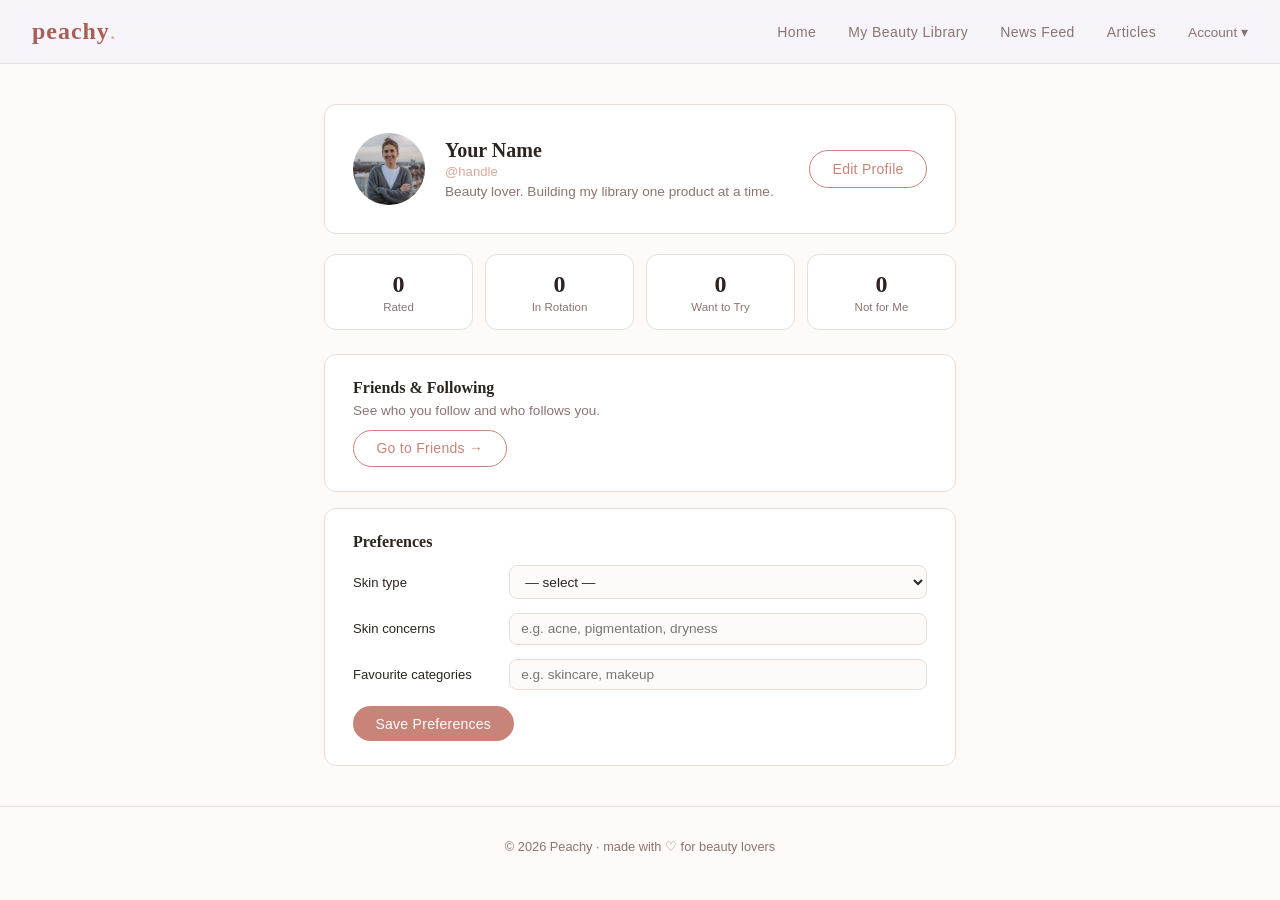
<file: account.html>
<!DOCTYPE html>
<html lang="en">
<head>
  <meta charset="UTF-8" />
  <meta name="viewport" content="width=device-width, initial-scale=1.0" />
  <title>My Account — Peachy</title>
  <link rel="stylesheet" href="styles.css" />
</head>
<body>

  <!-- Nav -->
  <nav>
    <a href="index.html" class="nav-logo">peachy<span>.</span></a>
    <div class="nav-links">
      <a href="index.html">Home</a>
      <a href="shelf.html">My Beauty Library</a>
      <a href="feed.html">News Feed</a>
      <a href="articles.html">Articles</a>
      <div class="nav-account-menu">
        <button class="nav-account-btn">Account ▾</button>
        <div class="nav-account-dropdown">
          <a href="account.html">Go to my profile</a>
        </div>
      </div>
    </div>
  </nav>

  <main class="account-page">

    <!-- Profile card -->
    <div class="account-profile-card">
      <div class="account-avatar"><img src="profile.jpg" alt="Profile photo" /></div>
      <div class="account-profile-info">
        <h1 class="account-name" id="account-name">Your Name</h1>
        <p class="account-handle" id="account-handle">@handle</p>
        <p class="account-bio" id="account-bio">Beauty lover. Building my library one product at a time.</p>
      </div>
      <button class="btn btn-outline" onclick="openEditProfile()">Edit Profile</button>
    </div>

    <!-- Stats row -->
    <div class="account-stats">
      <a class="account-stat account-stat--link" href="shelf.html?filter=rated">
        <div class="account-stat-num" id="stat-rated">—</div>
        <div class="account-stat-label">Rated</div>
      </a>
      <a class="account-stat account-stat--link" href="shelf.html?filter=rotation">
        <div class="account-stat-num" id="stat-rotation">—</div>
        <div class="account-stat-label">In Rotation</div>
      </a>
      <a class="account-stat account-stat--link" href="shelf.html?filter=want">
        <div class="account-stat-num" id="stat-want">—</div>
        <div class="account-stat-label">Want to Try</div>
      </a>
      <a class="account-stat account-stat--link" href="shelf.html?filter=retired">
        <div class="account-stat-num" id="stat-retired">—</div>
        <div class="account-stat-label">Not for Me</div>
      </a>
    </div>

    <!-- Sections -->
    <div class="account-sections">

      <section class="account-section">
        <h2>Friends &amp; Following</h2>
        <p>See who you follow and who follows you.</p>
        <a href="friends.html" class="btn btn-outline" style="margin-top:.75rem;display:inline-block">Go to Friends →</a>
      </section>

      <section class="account-section">
        <h2>Preferences</h2>
        <div class="pref-row">
          <label class="pref-label">Skin type</label>
          <select class="pref-select" id="pref-skin">
            <option value="">— select —</option>
            <option>Dry</option>
            <option>Oily</option>
            <option>Combination</option>
            <option>Normal</option>
            <option>Sensitive</option>
          </select>
        </div>
        <div class="pref-row">
          <label class="pref-label">Skin concerns</label>
          <input class="pref-input" type="text" id="pref-concerns" placeholder="e.g. acne, pigmentation, dryness" />
        </div>
        <div class="pref-row">
          <label class="pref-label">Favourite categories</label>
          <input class="pref-input" type="text" id="pref-categories" placeholder="e.g. skincare, makeup" />
        </div>
        <button class="btn btn-primary" style="margin-top:1rem" onclick="savePrefs()">Save Preferences</button>
        <span class="save-confirm" id="prefs-saved" style="display:none">Saved ✓</span>
      </section>

    </div>

  </main>

  <!-- Edit Profile Modal -->
  <div class="modal-overlay" id="edit-profile-modal">
    <div class="modal">
      <h2>Edit Profile</h2>
      <div class="form-group">
        <label>Name</label>
        <input type="text" id="edit-name" placeholder="Your name" />
      </div>
      <div class="form-group">
        <label>Handle</label>
        <input type="text" id="edit-handle" placeholder="@handle" />
      </div>
      <div class="form-group">
        <label>Bio</label>
        <textarea id="edit-bio" rows="3" placeholder="A short bio…" style="resize:vertical"></textarea>
      </div>
      <div class="modal-footer">
        <button class="btn btn-ghost" onclick="closeEditProfile()">Cancel</button>
        <button class="btn btn-primary" onclick="saveProfile()">Save</button>
      </div>
    </div>
  </div>

  <footer>© 2026 Peachy · made with ♡ for beauty lovers</footer>

  <script src="auth.js"></script>
  <script>
    const _session = requireAuth();
    const _acctBtn = document.querySelector('.nav-account-btn');
    const _acctMenu = document.querySelector('.nav-account-menu');
    _acctBtn.addEventListener('click', e => { e.stopPropagation(); _acctMenu.classList.toggle('open'); });
    document.addEventListener('click', () => _acctMenu.classList.remove('open'));
</script>
  <script src="account.js"></script>
</body>
</html>
</file>
<file: styles.css>
/* ── Reset & Base ── */
*, *::before, *::after { box-sizing: border-box; margin: 0; padding: 0; }

:root {
  --cream:     #fdfaf7;
  --blush:     #f2e8e1;
  --rose:      #c9847a;
  --rose-dk:   #a85f55;
  --lavender:  #d8a89b;
  --lav-lt:    #e8c9bf;
  --ink:       #2c2420;
  --muted:     #8a7570;
  --border:    #e8ddd8;
  --white:     #ffffff;
  --green:     #6a9e7f;
  --amber:     #c49a4a;
  --slate:     #8591a0;
  --radius:    12px;
  --shadow:    0 2px 16px rgba(44,36,32,.1);
}

body {
  font-family: 'Georgia', serif;
  background: var(--cream);
  color: var(--ink);
  min-height: 100vh;
}

a { text-decoration: none; color: inherit; }

/* ── Nav ── */
nav {
  background: rgba(245,242,250,.88);
  backdrop-filter: blur(14px);
  -webkit-backdrop-filter: blur(14px);
  border-bottom: 1px solid var(--border);
  padding: 0 2rem;
  display: flex;
  align-items: center;
  justify-content: space-between;
  height: 64px;
  position: sticky;
  top: 0;
  z-index: 100;
}

.nav-logo {
  font-size: 1.5rem;
  font-weight: 700;
  letter-spacing: .04em;
  color: var(--rose-dk);
}

.nav-logo span { color: var(--lavender); font-weight: 300; }

.nav-links { display: flex; gap: 2rem; align-items: center; }

.nav-links a {
  font-family: 'Helvetica Neue', sans-serif;
  font-size: .875rem;
  color: var(--muted);
  letter-spacing: .03em;
  transition: color .2s;
}

.nav-links a:hover, .nav-links a.active { color: var(--rose-dk); }

/* ── Buttons ── */
.btn {
  font-family: 'Helvetica Neue', sans-serif;
  font-size: .875rem;
  font-weight: 500;
  padding: .6rem 1.4rem;
  border-radius: 999px;
  border: none;
  cursor: pointer;
  transition: all .2s;
  letter-spacing: .02em;
}

.btn-primary {
  background: var(--rose);
  color: var(--white);
}
.btn-primary:hover { background: var(--rose-dk); }

.btn-outline {
  background: transparent;
  color: var(--rose);
  border: 1.5px solid var(--rose);
}
.btn-outline:hover { background: var(--rose); color: var(--white); }

.btn-ghost {
  background: transparent;
  color: var(--muted);
  padding: .5rem 1rem;
}
.btn-ghost:hover { color: var(--rose-dk); background: var(--blush); }

/* ── Hero ── */
.hero {
  max-width: 760px;
  margin: 5rem auto 4rem;
  text-align: center;
  padding: 0 2rem;
  position: relative;
  overflow: visible;
}

/* Aura glow layer behind hero */
.hero-aura {
  position: absolute;
  inset: -80% -40%;
  background:
    radial-gradient(ellipse 55% 45% at 68% 55%, rgba(212,97,79,.22) 0%, transparent 68%),
    radial-gradient(ellipse 48% 55% at 22% 38%, rgba(155,127,199,.28) 0%, transparent 63%),
    radial-gradient(ellipse 38% 38% at 50% 85%, rgba(201,184,232,.18) 0%, transparent 58%);
  pointer-events: none;
  z-index: 0;
}

/* Organic blob shapes */
.blob {
  position: absolute;
  pointer-events: none;
  z-index: 0;
}

.blob-1 {
  width: 180px; height: 140px;
  top: -20px; right: 40px;
  background: rgba(155,127,199,.13);
  border-radius: 62% 38% 46% 54% / 60% 44% 56% 40%;
  filter: blur(2px);
}

.blob-2 {
  width: 130px; height: 110px;
  bottom: 10px; left: 20px;
  background: rgba(212,97,79,.11);
  border-radius: 40% 60% 54% 46% / 38% 58% 42% 62%;
  filter: blur(2px);
}

.hero-content {
  position: relative;
  z-index: 1;
}

.hero-eyebrow {
  font-family: 'Helvetica Neue', sans-serif;
  font-size: .75rem;
  letter-spacing: .15em;
  text-transform: uppercase;
  color: var(--lavender);
  margin-bottom: 1.25rem;
}

.hero h1 {
  font-size: clamp(2.2rem, 5vw, 3.5rem);
  font-weight: 400;
  line-height: 1.2;
  margin-bottom: 1.25rem;
  color: var(--ink);
}

.hero h1 em { font-style: italic; color: var(--rose-dk); }

.hero p {
  font-family: 'Helvetica Neue', sans-serif;
  font-size: 1.05rem;
  color: var(--muted);
  line-height: 1.7;
  margin-bottom: 2.25rem;
  max-width: 520px;
  margin-left: auto;
  margin-right: auto;
}

.hero-actions { display: flex; gap: 1rem; justify-content: center; flex-wrap: wrap; }

/* ── How it works ── */
.how {
  background: rgba(255,255,255,.6);
  border-top: 1px solid var(--border);
  border-bottom: 1px solid var(--border);
  padding: 4rem 2rem;
}

.how-inner {
  max-width: 900px;
  margin: 0 auto;
  text-align: center;
}

.section-label {
  font-family: 'Helvetica Neue', sans-serif;
  font-size: .7rem;
  letter-spacing: .18em;
  text-transform: uppercase;
  color: var(--lavender);
  margin-bottom: 1rem;
}

.how h2 {
  font-size: 1.75rem;
  font-weight: 400;
  margin-bottom: 3rem;
  color: var(--ink);
}

.how-grid {
  display: grid;
  grid-template-columns: repeat(auto-fit, minmax(180px, 1fr));
  gap: 2rem;
}

.how-card {
  padding: 1.5rem;
  border-radius: var(--radius);
  text-align: center;
}

.how-card:nth-child(1) {
  background:
    radial-gradient(ellipse 80% 70% at 50% 30%, rgba(155,127,199,.18) 0%, transparent 70%),
    var(--cream);
}
.how-card:nth-child(2) {
  background:
    radial-gradient(ellipse 80% 70% at 50% 30%, rgba(212,97,79,.14) 0%, transparent 70%),
    var(--cream);
}
.how-card:nth-child(3) {
  background:
    radial-gradient(ellipse 80% 70% at 50% 30%, rgba(201,184,232,.22) 0%, transparent 70%),
    var(--cream);
}
.how-card:nth-child(4) {
  background:
    radial-gradient(ellipse 80% 70% at 50% 30%, rgba(106,158,127,.14) 0%, transparent 70%),
    var(--cream);
}

.how-icon {
  font-size: 2rem;
  margin-bottom: .75rem;
  color: var(--lavender);
}

.how-card h3 {
  font-size: 1rem;
  font-weight: 600;
  margin-bottom: .5rem;
  color: var(--ink);
}

.how-card p {
  font-family: 'Helvetica Neue', sans-serif;
  font-size: .85rem;
  color: var(--muted);
  line-height: 1.6;
}

/* ── Featured shelves preview ── */
.featured {
  max-width: 1100px;
  margin: 4rem auto;
  padding: 0 2rem;
}

.featured-header {
  display: flex;
  align-items: baseline;
  justify-content: space-between;
  margin-bottom: 2rem;
}

.featured-header h2 { font-size: 1.4rem; font-weight: 400; }

.shelf-previews {
  display: grid;
  grid-template-columns: repeat(auto-fill, minmax(220px, 1fr));
  gap: 1.25rem;
}

.shelf-preview-card {
  background: var(--white);
  border: 1px solid var(--border);
  border-radius: var(--radius);
  padding: 1.25rem;
  cursor: pointer;
  transition: box-shadow .2s, transform .2s;
}

.shelf-preview-card:hover {
  box-shadow: var(--shadow);
  transform: translateY(-2px);
}

.shelf-avatar {
  width: 44px; height: 44px;
  border-radius: 50%;
  background:
    radial-gradient(ellipse 70% 70% at 40% 40%, rgba(155,127,199,.35) 0%, transparent 70%),
    var(--blush);
  display: flex;
  align-items: center;
  justify-content: center;
  font-size: 1.1rem;
  margin-bottom: .75rem;
  overflow: hidden;
}

.shelf-avatar img,
.person-avatar img,
.shelf-viewer-avatar img {
  width: 100%;
  height: 100%;
  object-fit: cover;
  border-radius: 50%;
}

.shelf-preview-card h3 { font-size: .95rem; font-weight: 600; margin-bottom: .2rem; }
.shelf-rated {
  font-family: 'Helvetica Neue', sans-serif;
  font-size: .78rem;
  color: var(--lavender);
  margin-top: .75rem;
}
.shelf-preview-card .shelf-handle {
  font-family: 'Helvetica Neue', sans-serif;
  font-size: .78rem;
  color: var(--muted);
  margin-bottom: .75rem;
}

.shelf-dots {
  display: flex;
  gap: .4rem;
}

.dot {
  width: 32px; height: 32px;
  border-radius: 8px;
  background: var(--blush);
  border: 1px solid var(--border);
}

.product-dot {
  width: 36px; height: 36px;
  border-radius: 8px;
  border: 1px solid var(--border);
  display: flex;
  align-items: center;
  justify-content: center;
  font-size: 1rem;
}

/* ── Top 3 Section ── */
.top3-section {
  background: rgba(255,255,255,.6);
  border-bottom: 1px solid var(--border);
  padding: 2.5rem 2rem;
}

/* Editable favourites title */
.fav-title-row {
  display: flex;
  align-items: center;
  gap: .4rem;
  margin-bottom: 0;
}
.fav-title-edit {
  background: none;
  border: none;
  cursor: pointer;
  color: var(--muted);
  font-size: .85rem;
  padding: 2px 4px;
  border-radius: 4px;
  line-height: 1;
  opacity: .6;
  transition: opacity .15s, color .15s;
}
.fav-title-edit:hover { opacity: 1; color: var(--rose); }
.fav-title-input {
  border: none;
  border-bottom: 1.5px solid var(--lavender);
  background: transparent;
  outline: none;
  padding: 0 2px;
  min-width: 12rem;
}

/* Empty slot cards */
.top3-card-empty {
  opacity: .55;
  cursor: default;
  border-style: dashed;
}
.top3-card-empty:hover { transform: none; box-shadow: none; }
.top3-rank-empty { color: var(--border); }
.top3-empty-hint {
  font-family: 'Helvetica Neue', sans-serif;
  font-size: .78rem;
  color: var(--muted);
  font-style: italic;
}

/* Favorite slot picker (product detail page) */
.fav-slot-picker {
  display: flex;
  gap: 6px;
  flex-wrap: wrap;
  margin-top: .25rem;
}
.fav-slot-btn {
  font-family: 'Helvetica Neue', sans-serif;
  font-size: .82rem;
  padding: .35rem .9rem;
  border-radius: 999px;
  border: 1.5px solid var(--border);
  background: transparent;
  color: var(--muted);
  cursor: pointer;
  transition: all .15s;
}
.fav-slot-btn:hover { border-color: var(--rose); color: var(--rose); }
.fav-slot-btn.active {
  background: var(--rose);
  border-color: var(--rose);
  color: var(--white);
  font-weight: 500;
}

.top3-inner {
  max-width: 1100px;
  margin: 0 auto;
}

.top3-grid {
  display: grid;
  grid-template-columns: repeat(3, 1fr);
  gap: 1.25rem;
  margin-top: 1.25rem;
}

.top3-card {
  background: var(--white);
  border: 1px solid var(--border);
  border-radius: var(--radius);
  overflow: hidden;
  cursor: pointer;
  transition: box-shadow .2s, transform .2s;
  display: flex;
  align-items: center;
  gap: 1rem;
  padding: 1rem 1.1rem;
}

.top3-card:hover {
  box-shadow: var(--shadow);
  transform: translateY(-2px);
}

.top3-rank {
  font-family: 'Georgia', serif;
  font-size: 1.6rem;
  font-weight: 400;
  color: var(--lav-lt);
  line-height: 1;
  min-width: 1.6rem;
  text-align: center;
}

.top3-img {
  width: 64px;
  height: 64px;
  flex-shrink: 0;
  border-radius: 10px;
  background:
    radial-gradient(ellipse 70% 70% at 60% 40%, rgba(212,97,79,.15) 0%, transparent 68%),
    radial-gradient(ellipse 60% 60% at 30% 60%, rgba(155,127,199,.18) 0%, transparent 63%),
    var(--blush);
  display: flex;
  align-items: center;
  justify-content: center;
  font-size: 1.5rem;
  overflow: hidden;
}

.top3-img img {
  width: 100%;
  height: 100%;
  object-fit: contain;
  padding: .25rem;
}

.top3-body { flex: 1; min-width: 0; }

/* ── Shelf Page ── */
.shelf-page { max-width: 1100px; margin: 0 auto; padding: 2rem 2rem 4rem; }

.shelf-page-header {
  display: flex;
  align-items: center;
  justify-content: space-between;
  margin-bottom: 2rem;
  flex-wrap: wrap;
  gap: 1rem;
}

.shelf-page-header h1 { font-size: 1.75rem; font-weight: 400; }
.shelf-page-header p {
  font-family: 'Helvetica Neue', sans-serif;
  font-size: .875rem;
  color: var(--muted);
  margin-top: .25rem;
}

/* ── Filter / Sort bar ───────────────────────────────── */
.filter-sort-bar {
  display: flex;
  gap: .5rem;
  margin-bottom: 1.25rem;
}

.fs-menu-wrap { position: relative; }

.fs-btn {
  display: flex;
  align-items: center;
  gap: .4rem;
  font-family: 'Helvetica Neue', sans-serif;
  font-size: .82rem;
  font-weight: 500;
  color: var(--muted);
  background: var(--white);
  border: 1.5px solid var(--border);
  border-radius: 999px;
  padding: .45rem 1rem;
  cursor: pointer;
  transition: border-color .2s, color .2s;
}
.fs-btn:hover { border-color: var(--lavender); color: var(--lavender); }
.fs-btn.fs-btn-active { background: var(--lavender); border-color: var(--lavender); color: var(--white); }

.fs-panel {
  display: none;
  position: absolute;
  top: calc(100% + 8px);
  left: 0;
  background: var(--white);
  border: 1px solid var(--border);
  border-radius: var(--radius);
  box-shadow: 0 4px 20px rgba(0,0,0,.08);
  z-index: 100;
  min-width: 220px;
  padding: 1rem;
}
.fs-menu-wrap.open .fs-panel { display: block; }

.fs-row {
  display: flex;
  flex-direction: column;
  gap: .25rem;
  margin-bottom: .75rem;
}
.fs-row:last-child { margin-bottom: 0; }

.fs-row label {
  font-family: 'Helvetica Neue', sans-serif;
  font-size: .7rem;
  font-weight: 600;
  text-transform: uppercase;
  letter-spacing: .06em;
  color: var(--muted);
}

.fs-row select {
  font-family: 'Helvetica Neue', sans-serif;
  font-size: .82rem;
  color: var(--ink);
  background: var(--white);
  border: 1px solid var(--border);
  border-radius: 6px;
  padding: .4rem .6rem;
  cursor: pointer;
  width: 100%;
  outline: none;
}
.fs-row select:focus { border-color: var(--lavender); }

#sort-panel { min-width: 120px; padding: .4rem; }
.sort-option {
  display: block;
  width: 100%;
  text-align: left;
  font-family: 'Helvetica Neue', sans-serif;
  font-size: .85rem;
  color: var(--ink);
  background: none;
  border: none;
  border-radius: 6px;
  padding: .5rem .75rem;
  cursor: pointer;
}
.sort-option:hover { background: var(--blush); }
.sort-option.active { color: var(--lavender); font-weight: 600; }

.filter-clear-btn {
  display: block;
  width: 100%;
  text-align: center;
  font-family: 'Helvetica Neue', sans-serif;
  font-size: .82rem;
  font-weight: 500;
  color: var(--muted);
  background: var(--cream);
  border: 1.5px solid var(--border);
  border-radius: 999px;
  padding: .5rem 1rem;
  margin-bottom: .85rem;
  cursor: pointer;
  transition: border-color .2s, color .2s;
}
.filter-clear-btn:hover { border-color: var(--lavender); color: var(--lavender); }

/* Filter tabs */
.filter-bar {
  display: flex;
  gap: .5rem;
  margin-bottom: 2rem;
  flex-wrap: wrap;
}

.filter-tab {
  font-family: 'Helvetica Neue', sans-serif;
  font-size: .8rem;
  font-weight: 500;
  padding: .45rem 1.1rem;
  border-radius: 999px;
  border: 1.5px solid var(--border);
  background: var(--white);
  color: var(--muted);
  cursor: pointer;
  transition: all .2s;
  letter-spacing: .02em;
}

.filter-tab:hover { border-color: var(--lavender); color: var(--lavender); }

.filter-tab.active {
  background: var(--rose);
  border-color: var(--rose);
  color: var(--white);
}

/* Product grid */
.product-grid {
  display: grid;
  grid-template-columns: repeat(auto-fill, minmax(240px, 1fr));
  gap: 1.5rem;
}

/* Product card */
.product-card {
  background: var(--white);
  border: 1px solid var(--border);
  border-radius: var(--radius);
  overflow: hidden;
  transition: box-shadow .2s, transform .2s;
  cursor: pointer;
}

.product-card:hover {
  box-shadow: var(--shadow);
  transform: translateY(-3px);
}

.card-img {
  width: 100%;
  height: 160px;
  background:
    radial-gradient(ellipse 65% 65% at 65% 45%, rgba(212,97,79,.16) 0%, transparent 68%),
    radial-gradient(ellipse 55% 55% at 28% 38%, rgba(155,127,199,.2) 0%, transparent 63%),
    var(--blush);
  display: flex;
  align-items: center;
  justify-content: center;
  font-size: 2.5rem;
  position: relative;
}

.status-badge {
  position: absolute;
  top: .75rem;
  right: .75rem;
  font-family: 'Helvetica Neue', sans-serif;
  font-size: .68rem;
  font-weight: 600;
  letter-spacing: .06em;
  text-transform: uppercase;
  padding: .25rem .65rem;
  border-radius: 999px;
}

.status-rotation  { background: #e8f4ed; color: var(--green); }
.status-retired   { background: #f0f0f2; color: var(--slate); }
.status-want      { background: #fdf3e3; color: var(--amber); }
.status-notforme  { background: #fde8e4; color: var(--rose-dk); }

.card-body { padding: 1rem 1.1rem 1.1rem; }

.card-brand {
  font-family: 'Helvetica Neue', sans-serif;
  font-size: .72rem;
  letter-spacing: .1em;
  text-transform: uppercase;
  color: var(--muted);
  margin-bottom: .2rem;
}

.card-name {
  font-size: 1rem;
  font-weight: 600;
  margin-bottom: .6rem;
  color: var(--ink);
  line-height: 1.3;
}

/* Stars */
.stars { display: flex; gap: 2px; margin-bottom: .65rem; }

.star {
  font-size: .95rem;
  color: var(--border);
  cursor: pointer;
  transition: color .15s;
}
.star.filled { color: #e8a838; }
.star:hover { color: #e8a838; }

.card-note {
  font-family: 'Helvetica Neue', sans-serif;
  font-size: .82rem;
  color: var(--muted);
  line-height: 1.55;
  font-style: italic;
  border-top: 1px solid var(--border);
  padding-top: .65rem;
  margin-top: .1rem;
}

/* ── Modal ── */
.modal-overlay {
  position: fixed;
  inset: 0;
  background: rgba(30,26,46,.4);
  z-index: 200;
  display: flex;
  align-items: center;
  justify-content: center;
  padding: 1rem;
  opacity: 0;
  pointer-events: none;
  transition: opacity .25s;
}

.modal-overlay.open { opacity: 1; pointer-events: all; }

.modal {
  background: var(--white);
  border-radius: 18px;
  padding: 2rem;
  width: 100%;
  max-width: 460px;
  transform: translateY(16px);
  transition: transform .25s;
  max-height: 90vh;
  overflow-y: auto;
  border: 1px solid var(--border);
}

.modal-overlay.open .modal { transform: translateY(0); }

.modal h2 { font-size: 1.25rem; font-weight: 500; margin-bottom: 1.5rem; }

.form-group { margin-bottom: 0.65rem; }

.form-group label {
  display: block;
  font-family: 'Helvetica Neue', sans-serif;
  font-size: .78rem;
  font-weight: 600;
  letter-spacing: .06em;
  text-transform: uppercase;
  color: var(--muted);
  margin-bottom: .4rem;
}

.form-group input,
.form-group select,
.form-group textarea {
  width: 100%;
  padding: .65rem .85rem;
  border: 1.5px solid var(--border);
  border-radius: 8px;
  font-family: 'Georgia', serif;
  font-size: .92rem;
  color: var(--ink);
  background: var(--cream);
  outline: none;
  transition: border-color .2s;
}

.form-group input:focus,
.form-group select:focus,
.form-group textarea:focus { border-color: var(--lavender); background: var(--white); }

.form-group textarea { resize: vertical; min-height: 80px; }

.label-optional { font-weight: normal; color: var(--muted); font-size: .8rem; }

/* Image input tabs */
.img-input-tabs {
  display: flex;
  gap: 4px;
  margin-bottom: .5rem;
  margin-top: .25rem;
}
.img-tab {
  font-family: 'Helvetica Neue', sans-serif;
  font-size: .75rem;
  padding: 3px 12px;
  border-radius: 999px;
  border: 1px solid var(--border);
  background: transparent;
  color: var(--muted);
  cursor: pointer;
  transition: all .15s;
}
.img-tab.active {
  background: var(--rose);
  border-color: var(--rose);
  color: var(--white);
}
.img-tab:not(.active):hover { border-color: var(--rose); color: var(--rose); }

/* File upload button */
.file-upload-label {
  display: inline-block;
  font-family: 'Helvetica Neue', sans-serif;
  font-size: .85rem;
  padding: .45rem .9rem;
  border-radius: 8px;
  border: 1px dashed var(--border);
  background: var(--blush);
  color: var(--muted);
  cursor: pointer;
  transition: border-color .15s, color .15s;
  max-width: 100%;
  overflow: hidden;
  text-overflow: ellipsis;
  white-space: nowrap;
}
.file-upload-label:hover { border-color: var(--rose); color: var(--rose-dk); }
#input-image-file { display: none; }

/* Image preview */
#image-preview {
  margin-top: .6rem;
  border-radius: 8px;
  overflow: hidden;
  border: 1px solid var(--border);
  background: var(--blush);
  width: 100%;
  max-height: 160px;
  display: flex;
  align-items: center;
  justify-content: center;
}
#image-preview img {
  max-width: 100%;
  max-height: 160px;
  object-fit: contain;
  display: block;
}

.modal-stars { display: flex; gap: 6px; margin-top: .2rem; }
.modal-stars .star { font-size: 1.5rem; cursor: pointer; }

/* ── Library search ─────────────────────────────────── */
.library-search-group { border-bottom: 1px solid var(--border); padding-bottom: 1.1rem; margin-bottom: .25rem; }

.library-search-wrap { position: relative; }

.library-search-wrap input {
  width: 100%;
  box-sizing: border-box;
}

.library-suggestions {
  position: absolute;
  top: calc(100% + 4px);
  left: 0; right: 0;
  background: var(--white);
  border: 1px solid var(--border);
  border-radius: var(--radius);
  box-shadow: 0 4px 16px rgba(0,0,0,.08);
  z-index: 200;
  max-height: 240px;
  overflow-y: auto;
}

.library-suggestion {
  display: flex;
  align-items: baseline;
  gap: .5rem;
  padding: .6rem .9rem;
  cursor: pointer;
  transition: background .1s;
}

.library-suggestion:hover { background: var(--blush); }

.library-suggestion-brand {
  font-family: 'Helvetica Neue', sans-serif;
  font-size: .78rem;
  font-weight: 600;
  color: var(--muted);
  white-space: nowrap;
}

.library-suggestion-name {
  font-size: .9rem;
  color: var(--ink);
  flex: 1;
}

.library-suggestion-cat {
  font-family: 'Helvetica Neue', sans-serif;
  font-size: .68rem;
  color: var(--muted);
  text-transform: capitalize;
  white-space: nowrap;
}

.library-search-hint {
  font-family: 'Helvetica Neue', sans-serif;
  font-size: .75rem;
  color: var(--muted);
  margin-top: .4rem;
  margin-bottom: 0;
}

.modal-footer {
  display: flex;
  justify-content: flex-end;
  gap: .75rem;
  margin-top: 1.5rem;
}

/* ── Empty state ── */
.empty-state {
  grid-column: 1 / -1;
  text-align: center;
  padding: 4rem 2rem;
  color: var(--muted);
}

.empty-state .empty-icon { font-size: 3rem; margin-bottom: 1rem; }

.empty-state h3 {
  font-size: 1.1rem;
  font-weight: 400;
  margin-bottom: .5rem;
  color: var(--ink);
}

.empty-state p {
  font-family: 'Helvetica Neue', sans-serif;
  font-size: .875rem;
  margin-bottom: 1.5rem;
}

/* ── Footer ── */
footer {
  border-top: 1px solid var(--border);
  padding: 2rem;
  text-align: center;
  font-family: 'Helvetica Neue', sans-serif;
  font-size: .8rem;
  color: var(--muted);
}

/* ── Card image support ── */
.card-product-img {
  width: 100%;
  height: 100%;
  object-fit: contain;
  padding: .5rem;
}

.card-emoji-fallback {
  display: flex;
  align-items: center;
  justify-content: center;
  width: 100%;
  height: 100%;
  font-size: 2.5rem;
}

/* ── Product Detail Page ── */
.product-page {
  max-width: 960px;
  margin: 0 auto;
  padding: 2rem 2rem 4rem;
}

.back-link {
  font-family: 'Helvetica Neue', sans-serif;
  font-size: .875rem;
  color: var(--muted);
  display: inline-block;
  margin-bottom: 1.5rem;
  transition: color .2s;
}
.back-link:hover { color: var(--rose-dk); }

.product-detail-card {
  background: var(--white);
  border: 1px solid var(--border);
  border-radius: var(--radius);
  overflow: hidden;
  padding: 2.5rem;
}

/* ── Two-column layout ── */
/* Stacked product layout */
.product-layout-stacked {
  display: flex;
  flex-direction: column;
  gap: 0.75rem;
}

.product-detail-img-hero {
  width: 100%;
  height: 320px;
  border-radius: var(--radius);
  background:
    radial-gradient(ellipse 60% 55% at 65% 45%, rgba(212,97,79,.18) 0%, transparent 68%),
    radial-gradient(ellipse 50% 60% at 25% 55%, rgba(155,127,199,.22) 0%, transparent 63%),
    var(--blush);
  display: flex;
  align-items: center;
  justify-content: center;
  overflow: hidden;
  position: relative;
}

.product-detail-img-hero .detail-product-img {
  width: 100%;
  height: 100%;
  object-fit: contain;
  padding: 1.5rem;
}

.card-emoji-fallback--hero {
  font-size: 6rem;
}

.product-detail-header {
  display: flex;
  flex-direction: column;
  gap: .35rem;
}

.shop-now-btn {
  position: absolute;
  top: 1rem;
  right: 1rem;
  white-space: nowrap;
  z-index: 2;
  box-shadow: 0 2px 10px rgba(0,0,0,.15);
}

.detail-product-img {
  width: 100%;
  height: 100%;
  object-fit: contain;
  padding: 1.5rem;
}

.detail-brand {
  font-family: 'Helvetica Neue', sans-serif;
  font-size: .72rem;
  letter-spacing: .1em;
  text-transform: uppercase;
  color: var(--muted);
  margin-bottom: .3rem;
}

.product-title {
  font-size: 1.75rem;
  font-weight: 400;
  color: var(--ink);
  line-height: 1.25;
  margin-bottom: .85rem;
}

.category-badge {
  font-family: 'Helvetica Neue', sans-serif;
  font-size: .72rem;
  font-weight: 600;
  letter-spacing: .08em;
  text-transform: uppercase;
  padding: .3rem .8rem;
  border-radius: 999px;
  background: var(--blush);
  color: var(--lavender);
  display: inline-block;
  margin-bottom: 0.35rem;
}

/* Ingredient tags */
.ingredient-tags {
  display: flex;
  flex-wrap: wrap;
  gap: .4rem;
  margin-top: .4rem;
}

.ingredient-tag {
  font-family: 'Helvetica Neue', sans-serif;
  font-size: .75rem;
  padding: .25rem .7rem;
  border-radius: 999px;
  background: var(--blush);
  color: var(--lavender);
  border: 1px solid var(--border);
}

/* Full ingredients section */
.ingredients-header {
  display: flex;
  align-items: center;
  justify-content: space-between;
  margin-bottom: .4rem;
}
.ingredients-header label { margin-bottom: 0; }

.ingredients-toggle {
  font-family: 'Helvetica Neue', sans-serif;
  font-size: .78rem;
  padding: .2rem .7rem;
  border-radius: 999px;
  border: 1.5px solid var(--border);
  background: transparent;
  color: var(--muted);
  cursor: pointer;
  transition: border-color .15s, color .15s;
}
.ingredients-toggle:hover { border-color: var(--rose); color: var(--rose); }

.ingredients-textarea { resize: vertical; min-height: 100px; }

.ingredients-pills {
  display: flex;
  flex-wrap: wrap;
  gap: .35rem;
  min-height: 1.5rem;
}

.ingredient-pill {
  font-family: 'Helvetica Neue', sans-serif;
  font-size: .72rem;
  padding: .2rem .65rem;
  border-radius: 999px;
  background: var(--blush);
  color: var(--ink);
  border: 1px solid var(--border);
  white-space: nowrap;
}

.ingredients-empty {
  font-family: 'Helvetica Neue', sans-serif;
  font-size: .82rem;
  color: var(--muted);
  font-style: italic;
}

.product-description {
  font-family: 'Helvetica Neue', sans-serif;
  font-size: .875rem;
  line-height: 1.6;
  color: var(--muted);
  margin: .3rem 0 .5rem;
}

/* Community average rating */
.community-rating {
  display: flex;
  align-items: center;
  gap: .6rem;
  background: var(--blush);
  border-radius: var(--radius);
  padding: .75rem 1rem;
  margin-bottom: 1.25rem;
}

.community-avg-num {
  font-size: 1.5rem;
  font-weight: 600;
  color: var(--ink);
  font-family: 'Helvetica Neue', sans-serif;
  line-height: 1;
}

.community-avg-stars { display: flex; gap: 3px; }
.community-avg-stars .star { font-size: 1rem; }

.community-count {
  font-family: 'Helvetica Neue', sans-serif;
  font-size: .78rem;
  color: var(--muted);
  margin-left: .15rem;
}

.detail-stars { display: flex; gap: 6px; margin-top: .4rem; }
.detail-stars .star { font-size: 1.75rem; cursor: pointer; }

/* Reviews section */
.reviews-section {
  margin-top: 2rem;
  padding-top: 1.5rem;
  border-top: 1px solid var(--border);
}

.reviews-title-row {
  display: flex;
  align-items: center;
  justify-content: space-between;
  margin-bottom: 1rem;
}

.reviews-title {
  font-size: 1rem;
  font-weight: 600;
  color: var(--ink);
  margin-bottom: 0;
}

.write-review-form {
  background: var(--blush);
  border-radius: var(--radius);
  padding: 1rem 1.25rem;
  margin-bottom: 1.25rem;
  display: flex;
  flex-direction: column;
  gap: .75rem;
}

.write-review-stars {
  display: flex;
  gap: .25rem;
  font-size: 1.5rem;
  cursor: pointer;
}

.write-review-form textarea {
  width: 100%;
  border: 1px solid var(--border);
  border-radius: 8px;
  padding: .6rem .8rem;
  font-family: Georgia, serif;
  font-size: .9rem;
  color: var(--ink);
  background: var(--white);
  resize: vertical;
  box-sizing: border-box;
}

.write-review-form textarea:focus {
  outline: none;
  border-color: var(--rose);
}

.write-review-actions {
  display: flex;
  gap: .5rem;
  justify-content: flex-end;
}

.reviews-sublabel {
  font-family: 'Helvetica Neue', sans-serif;
  font-size: .68rem;
  text-transform: uppercase;
  letter-spacing: .09em;
  color: var(--muted);
  font-weight: 600;
  margin-bottom: .5rem;
  margin-top: 1.1rem;
}

.reviews-list {
  display: flex;
  flex-direction: column;
}

.review-row {
  padding: .9rem 0;
  border-bottom: 1px solid var(--border);
}

.review-row:last-child { border-bottom: none; }

.review-row--mine {
  background: var(--blush);
  border-radius: var(--radius);
  padding: .9rem 1rem;
  margin-bottom: .5rem;
}

.review-you-badge {
  display: inline-block;
  font-family: 'Helvetica Neue', sans-serif;
  font-size: .65rem;
  font-weight: 600;
  text-transform: uppercase;
  letter-spacing: .06em;
  background: var(--rose);
  color: var(--white);
  border-radius: 999px;
  padding: .1rem .45rem;
  vertical-align: middle;
  margin-left: .3rem;
}

.review-header {
  display: flex;
  align-items: center;
  gap: .75rem;
  margin-bottom: .45rem;
}

.review-avatar {
  width: 36px;
  height: 36px;
  border-radius: 50%;
  object-fit: cover;
  flex-shrink: 0;
}

.review-meta { flex: 1; min-width: 0; }

.review-name {
  font-family: 'Helvetica Neue', sans-serif;
  font-size: .82rem;
  font-weight: 600;
  color: var(--ink);
}

.review-handle {
  font-family: 'Helvetica Neue', sans-serif;
  font-size: .74rem;
  color: var(--muted);
}

.review-stars { display: flex; gap: 2px; flex-shrink: 0; }
.review-stars .star { font-size: .9rem; }

.review-comment {
  font-family: 'Helvetica Neue', sans-serif;
  font-size: .82rem;
  line-height: 1.55;
  color: var(--muted);
  font-style: italic;
  padding-left: calc(36px + .75rem);
}

@media (max-width: 700px) {
  .product-detail-img-hero { height: 220px; }
  .product-detail-header { flex-direction: column; gap: .75rem; }
  .product-detail-card { padding: 1.25rem; }

  /* Top-3 favourites: stack to 1 column */
  .top3-section { padding: 1.5rem 1rem; }
  .top3-grid {
    grid-template-columns: 1fr;
  }

  /* Shelf product grid: 1 column */
  .product-grid {
    grid-template-columns: 1fr;
  }

  /* Shelf page padding */
  .shelf-page { padding: 1.5rem 1rem 3rem; }

}

.detail-actions {
  display: flex;
  align-items: center;
  gap: .75rem;
  margin-top: 1.75rem;
  flex-wrap: wrap;
}

.save-feedback {
  font-family: 'Helvetica Neue', sans-serif;
  font-size: .82rem;
  color: var(--green);
  opacity: 0;
  transition: opacity .3s;
}
.save-feedback.visible { opacity: 1; }

.delete-zone { margin-left: auto; display: flex; gap: .5rem; align-items: center; }

.btn-danger {
  background: transparent;
  color: #c0392b;
  border: 1.5px solid #c0392b;
  border-radius: 999px;
  font-family: 'Helvetica Neue', sans-serif;
  font-size: .875rem;
  font-weight: 500;
  padding: .6rem 1.4rem;
  cursor: pointer;
  transition: all .2s;
}
.btn-danger:hover { background: #c0392b; color: var(--white); }

/* ── Friends Page ── */
.friends-page {
  max-width: 1100px;
  margin: 0 auto;
  padding: 2rem 2rem 4rem;
}

.friends-header {
  display: flex;
  align-items: center;
  justify-content: space-between;
  margin-bottom: 2rem;
  flex-wrap: wrap;
  gap: 1rem;
}

.friends-header h1 { font-size: 1.75rem; font-weight: 400; }
.friends-header p {
  font-family: 'Helvetica Neue', sans-serif;
  font-size: .875rem;
  color: var(--muted);
  margin-top: .25rem;
}

/* People grid */
.people-grid {
  display: grid;
  grid-template-columns: repeat(auto-fill, minmax(280px, 1fr));
  gap: 1.25rem;
  margin-bottom: 2.5rem;
}

/* Person card */
.person-card {
  background: var(--white);
  border: 1.5px solid var(--border);
  border-radius: var(--radius);
  padding: 1.25rem;
  cursor: pointer;
  transition: box-shadow .2s, transform .2s, border-color .2s;
}

.person-card:hover {
  box-shadow: var(--shadow);
  transform: translateY(-2px);
}

.person-card--active {
  border-color: var(--lavender);
  box-shadow: 0 0 0 3px rgba(155,127,199,.15);
}

.person-card-top {
  display: flex;
  align-items: center;
  gap: .85rem;
  margin-bottom: .75rem;
}

.person-avatar {
  width: 46px; height: 46px;
  border-radius: 50%;
  overflow: hidden;
  background:
    radial-gradient(ellipse 70% 70% at 40% 35%, rgba(155,127,199,.35) 0%, transparent 68%),
    radial-gradient(ellipse 50% 50% at 70% 65%, rgba(212,97,79,.2) 0%, transparent 60%),
    var(--blush);
  display: flex;
  align-items: center;
  justify-content: center;
  font-size: 1.3rem;
  flex-shrink: 0;
}

.person-meta { flex: 1; min-width: 0; }
.person-name { font-size: .95rem; font-weight: 600; color: var(--ink); }
.person-handle {
  font-family: 'Helvetica Neue', sans-serif;
  font-size: .78rem;
  color: var(--muted);
}

.person-type-badge {
  font-family: 'Helvetica Neue', sans-serif;
  font-size: .68rem;
  font-weight: 600;
  letter-spacing: .05em;
  padding: .22rem .65rem;
  border-radius: 999px;
  white-space: nowrap;
}

.person-type-influencer { background: #fdf3e3; color: var(--amber); }
.person-type-friend      { background: var(--blush); color: var(--lavender); }

.person-bio {
  font-family: 'Helvetica Neue', sans-serif;
  font-size: .82rem;
  color: var(--muted);
  line-height: 1.55;
  margin-bottom: 1rem;
}

.person-footer {
  display: flex;
  justify-content: space-between;
  align-items: center;
  font-family: 'Helvetica Neue', sans-serif;
  font-size: .78rem;
}

.person-count { color: var(--muted); }
.person-cta   { color: var(--lavender); font-weight: 500; }

/* Shelf viewer */
.shelf-viewer {
  background: var(--white);
  border: 1px solid var(--border);
  border-radius: var(--radius);
  padding: 1.75rem;
  margin-top: .5rem;
}

.shelf-viewer-header {
  display: flex;
  align-items: center;
  justify-content: space-between;
  margin-bottom: 1.5rem;
  flex-wrap: wrap;
  gap: .75rem;
}

.shelf-viewer-meta {
  display: flex;
  align-items: center;
  gap: 1rem;
}

.shelf-viewer-avatar {
  width: 48px; height: 48px;
  border-radius: 50%;
  overflow: hidden;
  background:
    radial-gradient(ellipse 70% 70% at 40% 35%, rgba(155,127,199,.35) 0%, transparent 68%),
    var(--blush);
  display: flex;
  align-items: center;
  justify-content: center;
  font-size: 1.4rem;
}

.shelf-viewer-header h2 { font-size: 1.2rem; font-weight: 500; }
.shelf-viewer-header p {
  font-family: 'Helvetica Neue', sans-serif;
  font-size: .8rem;
  color: var(--muted);
}

/* Read-only card — no hover navigation cursor */
.product-card--readonly { cursor: default; }

/* ── Feed Page ── */
.feed-layout {
  display: grid;
  grid-template-columns: 1fr 300px;
  gap: 2rem;
  max-width: 900px;
  margin: 2.5rem auto;
  padding: 0 1.5rem;
  align-items: start;
}

@media (max-width: 700px) {
  .feed-layout { grid-template-columns: 1fr; }
  .feed-sidebar { display: none; }
}

/* Feed cards */
.feed-card {
  background: var(--white);
  border: 1px solid var(--border);
  border-radius: var(--radius);
  padding: 1.25rem 1.4rem;
  margin-bottom: 1rem;
}

.post-user {
  display: flex;
  align-items: center;
  gap: .75rem;
  margin-bottom: .6rem;
}

.post-avatar {
  width: 40px;
  height: 40px;
  border-radius: 50%;
  object-fit: cover;
  border: 2px solid var(--border);
}

.post-username {
  font-family: 'Helvetica Neue', sans-serif;
  font-size: .875rem;
  font-weight: 600;
  color: var(--ink);
}

.post-handle {
  font-family: 'Helvetica Neue', sans-serif;
  font-size: .75rem;
  color: var(--muted);
}

.post-action-label {
  font-family: 'Helvetica Neue', sans-serif;
  font-size: .72rem;
  text-transform: uppercase;
  letter-spacing: .07em;
  color: var(--muted);
  margin-bottom: .75rem;
}

.post-product-block {
  display: flex;
  align-items: center;
  gap: 1rem;
  background: var(--blush);
  border-radius: 10px;
  padding: .9rem 1rem;
  margin-bottom: .8rem;
}

.post-product-emoji {
  font-size: 2rem;
  line-height: 1;
}

.post-product-brand {
  font-family: 'Helvetica Neue', sans-serif;
  font-size: .72rem;
  text-transform: uppercase;
  letter-spacing: .07em;
  color: var(--muted);
  margin-bottom: .15rem;
}

.post-product-name {
  font-size: .95rem;
  font-weight: 500;
  color: var(--ink);
  margin-bottom: .35rem;
}

.post-stars { margin-top: .25rem; }

.post-caption {
  font-size: .88rem;
  color: var(--muted);
  font-style: italic;
  line-height: 1.5;
}

/* Editorial / news cards */
.feed-card--editorial,
.feed-card--tutorial,
.feed-card--brand { }

/* ── Post actions (like + comment) ──────────────────── */
.post-actions {
  display: flex;
  gap: 1rem;
  margin-top: 1rem;
  padding-top: .75rem;
  border-top: 1px solid var(--border);
}

.post-like-btn,
.post-comment-toggle {
  display: flex;
  align-items: center;
  gap: .35rem;
  font-family: 'Helvetica Neue', sans-serif;
  font-size: .85rem;
  color: var(--muted);
  background: none;
  border: none;
  cursor: pointer;
  padding: 0;
  transition: color .15s;
}
.post-like-btn:hover { color: var(--rose); }
.post-like-btn.liked { color: var(--rose); }
.post-comment-toggle:hover { color: var(--lavender); }

.post-comment-section {
  margin-top: .75rem;
}

.post-comments-list {
  display: flex;
  flex-direction: column;
  gap: .4rem;
  margin-bottom: .6rem;
}

.post-comment {
  font-family: 'Helvetica Neue', sans-serif;
  font-size: .83rem;
  color: var(--ink);
}

.post-comment-author {
  font-weight: 600;
  margin-right: .4rem;
  color: var(--ink);
}

.post-comment-text { color: var(--muted); }

.post-comment-input-row {
  display: flex;
  gap: .5rem;
}

.post-comment-input {
  flex: 1;
  font-family: 'Helvetica Neue', sans-serif;
  font-size: .83rem;
  border: 1px solid var(--border);
  border-radius: 999px;
  padding: .4rem .85rem;
  outline: none;
  background: var(--cream);
  color: var(--ink);
}
.post-comment-input:focus { border-color: var(--lavender); }

.post-comment-submit {
  font-family: 'Helvetica Neue', sans-serif;
  font-size: .8rem;
  font-weight: 600;
  color: var(--lavender);
  background: none;
  border: none;
  cursor: pointer;
  padding: 0 .25rem;
}
.post-comment-submit:hover { color: var(--rose); }

.editorial-label {
  font-family: 'Helvetica Neue', sans-serif;
  font-size: .68rem;
  text-transform: uppercase;
  letter-spacing: .1em;
  color: var(--lavender);
  font-weight: 600;
  margin-bottom: .6rem;
}

.editorial-img {
  width: 100%;
  height: 200px;
  object-fit: cover;
  border-radius: 8px;
  margin-bottom: .9rem;
  display: block;
}

.editorial-headline {
  font-size: 1.05rem;
  font-weight: 600;
  color: var(--ink);
  margin-bottom: .5rem;
  line-height: 1.35;
}

.editorial-body {
  font-size: .88rem;
  color: var(--muted);
  line-height: 1.65;
  margin-bottom: .75rem;
}

.tutorial-steps {
  font-family: 'Helvetica Neue', sans-serif;
  font-size: .82rem;
  color: var(--ink);
  padding-left: 1.25rem;
  margin-bottom: .75rem;
  line-height: 1.9;
}

.brand-tag {
  display: inline-block;
  font-family: 'Helvetica Neue', sans-serif;
  font-size: .72rem;
  background: var(--blush);
  color: var(--lavender);
  border-radius: 999px;
  padding: .2rem .65rem;
  margin-bottom: .6rem;
}

.post-meta-row {
  font-family: 'Helvetica Neue', sans-serif;
  font-size: .72rem;
  color: var(--muted);
  margin-top: .25rem;
}

/* Sidebar */
.feed-sidebar { position: sticky; top: 80px; }

.sidebar-section {
  background: var(--white);
  border: 1px solid var(--border);
  border-radius: var(--radius);
  padding: 1.1rem 1.2rem;
  margin-bottom: 1rem;
}

.trending-list {
  list-style: none;
  margin-top: .6rem;
}

.trending-list li {
  font-family: 'Helvetica Neue', sans-serif;
  font-size: .82rem;
  color: var(--ink);
  padding: .45rem 0;
  border-bottom: 1px solid var(--border);
  display: flex;
  align-items: center;
  gap: .6rem;
  line-height: 1.35;
}

.trending-list li:last-child { border-bottom: none; }

.trending-rank {
  font-size: .72rem;
  font-weight: 700;
  color: var(--lavender);
  min-width: 14px;
}

.suggested-person {
  display: flex;
  align-items: center;
  gap: .65rem;
  padding: .55rem 0;
  border-bottom: 1px solid var(--border);
}

.suggested-person:last-child { border-bottom: none; }

.suggested-avatar {
  width: 36px;
  height: 36px;
  border-radius: 50%;
  object-fit: cover;
  border: 1.5px solid var(--border);
  flex-shrink: 0;
}

.suggested-meta { flex: 1; min-width: 0; }

.suggested-name {
  font-family: 'Helvetica Neue', sans-serif;
  font-size: .82rem;
  font-weight: 600;
  color: var(--ink);
  white-space: nowrap;
  overflow: hidden;
  text-overflow: ellipsis;
}

.suggested-handle {
  font-family: 'Helvetica Neue', sans-serif;
  font-size: .72rem;
  color: var(--muted);
}

.suggested-follow-btn {
  font-size: .72rem;
  padding: .2rem .65rem;
  flex-shrink: 0;
}
.product-card--readonly:hover { transform: none; box-shadow: none; }

/* ── Articles Page ── */
.articles-page {
  max-width: 1000px;
  margin: 2.5rem auto;
  padding: 0 1.5rem;
}

.articles-header {
  margin-bottom: 1.75rem;
}

.articles-header h1 { font-size: 2rem; margin-bottom: .35rem; }
.articles-header p  { color: var(--muted); font-family: 'Helvetica Neue', sans-serif; font-size: .9rem; }

.articles-filter-bar { margin-bottom: 2rem; }

/* Featured article */
.article-featured {
  margin-bottom: 2.5rem;
}

.article-featured-inner {
  display: grid;
  grid-template-columns: 1fr 1fr;
  gap: 2rem;
  background: var(--white);
  border: 1px solid var(--border);
  border-radius: var(--radius);
  overflow: hidden;
}

@media (max-width: 650px) {
  .article-featured-inner { grid-template-columns: 1fr; }
}

.article-featured-img {
  width: 100%;
  height: 100%;
  min-height: 260px;
  object-fit: cover;
  display: block;
}

.article-featured-body {
  padding: 2rem 2rem 2rem 0;
  display: flex;
  flex-direction: column;
  justify-content: center;
  gap: .75rem;
}

.article-featured-title {
  font-size: 1.3rem;
  line-height: 1.35;
  color: var(--ink);
}

/* Article grid */
.article-grid {
  display: grid;
  grid-template-columns: repeat(auto-fill, minmax(280px, 1fr));
  gap: 1.25rem;
}

.article-card {
  background: var(--white);
  border: 1px solid var(--border);
  border-radius: var(--radius);
  overflow: hidden;
  cursor: pointer;
  transition: transform .18s, box-shadow .18s;
}

.article-card:hover {
  transform: translateY(-3px);
  box-shadow: var(--shadow);
}

.article-card-img {
  width: 100%;
  height: 170px;
  object-fit: cover;
  display: block;
}

.article-card-body { padding: 1.1rem 1.2rem 1.3rem; }

.article-tag-pill {
  display: inline-block;
  font-family: 'Helvetica Neue', sans-serif;
  font-size: .68rem;
  text-transform: uppercase;
  letter-spacing: .08em;
  background: var(--blush);
  color: var(--lavender);
  border-radius: 999px;
  padding: .2rem .65rem;
  margin-bottom: .55rem;
  font-weight: 600;
}

.article-card-title,
.article-featured-title {
  font-size: 1rem;
  font-weight: 600;
  color: var(--ink);
  line-height: 1.4;
  margin-bottom: .4rem;
}

.article-excerpt {
  font-family: 'Helvetica Neue', sans-serif;
  font-size: .82rem;
  color: var(--muted);
  line-height: 1.6;
  margin-bottom: .6rem;
}

.article-meta {
  font-family: 'Helvetica Neue', sans-serif;
  font-size: .72rem;
  color: var(--muted);
}

/* ── Account Page ── */
.account-page {
  max-width: 680px;
  margin: 2.5rem auto;
  padding: 0 1.5rem;
}

.account-profile-card {
  background: var(--white);
  border: 1px solid var(--border);
  border-radius: var(--radius);
  padding: 1.75rem;
  display: flex;
  align-items: center;
  gap: 1.25rem;
  margin-bottom: 1.25rem;
}

.account-avatar {
  font-size: 3rem;
  width: 72px;
  height: 72px;
  background: var(--blush);
  border-radius: 50%;
  display: flex;
  align-items: center;
  justify-content: center;
  flex-shrink: 0;
  overflow: hidden;
}

.account-avatar img {
  width: 100%;
  height: 100%;
  object-fit: cover;
}

.account-profile-info { flex: 1; }

.account-name {
  font-size: 1.25rem;
  font-weight: 700;
  margin-bottom: .15rem;
}

.account-handle {
  font-family: 'Helvetica Neue', sans-serif;
  font-size: .82rem;
  color: var(--lavender);
  margin-bottom: .35rem;
}

.account-bio {
  font-family: 'Helvetica Neue', sans-serif;
  font-size: .85rem;
  color: var(--muted);
}

/* Stats */
.account-stats {
  display: grid;
  grid-template-columns: repeat(4, 1fr);
  gap: .75rem;
  margin-bottom: 1.5rem;
}

.account-stat {
  background: var(--white);
  border: 1px solid var(--border);
  border-radius: var(--radius);
  padding: 1rem;
  text-align: center;
}

.account-stat--link {
  text-decoration: none;
  display: block;
  transition: border-color .15s, box-shadow .15s, transform .15s;
  cursor: pointer;
}

.account-stat--link:hover {
  border-color: var(--rose);
  box-shadow: 0 2px 10px rgba(201,132,122,.15);
  transform: translateY(-2px);
}

.account-stat-num {
  font-size: 1.5rem;
  font-weight: 700;
  color: var(--ink);
}

.account-stat-label {
  font-family: 'Helvetica Neue', sans-serif;
  font-size: .72rem;
  color: var(--muted);
  margin-top: .2rem;
}

/* Sections */
.account-sections { display: flex; flex-direction: column; gap: 1rem; }

.account-section {
  background: var(--white);
  border: 1px solid var(--border);
  border-radius: var(--radius);
  padding: 1.5rem 1.75rem;
}

.account-section h2 {
  font-size: 1rem;
  font-weight: 600;
  margin-bottom: .35rem;
}

.account-section > p {
  font-family: 'Helvetica Neue', sans-serif;
  font-size: .85rem;
  color: var(--muted);
}

.pref-row {
  display: flex;
  align-items: center;
  gap: 1rem;
  margin-top: .9rem;
}

.pref-label {
  font-family: 'Helvetica Neue', sans-serif;
  font-size: .82rem;
  color: var(--ink);
  min-width: 140px;
}

.pref-select,
.pref-input {
  flex: 1;
  font-family: 'Helvetica Neue', sans-serif;
  font-size: .85rem;
  border: 1px solid var(--border);
  border-radius: 8px;
  padding: .45rem .7rem;
  background: var(--cream);
  color: var(--ink);
  outline: none;
}

.pref-select:focus,
.pref-input:focus { border-color: var(--lavender); }

.save-confirm {
  font-family: 'Helvetica Neue', sans-serif;
  font-size: .82rem;
  color: var(--green);
  margin-left: .75rem;
}

/* ── Login Page ─────────────────────────────────────── */
body.login-page {
  display: flex;
  align-items: center;
  justify-content: center;
  min-height: 100vh;
  background: var(--cream);
}

.login-card {
  background: var(--white);
  border: 1px solid var(--border);
  border-radius: var(--radius);
  padding: 2.5rem 2rem;
  width: 100%;
  max-width: 400px;
  box-shadow: 0 4px 24px rgba(44,36,32,.08);
}

.login-logo {
  display: block;
  font-size: 1.8rem;
  margin-bottom: .25rem;
  text-decoration: none;
}

.login-tagline {
  font-family: 'Helvetica Neue', sans-serif;
  font-size: .85rem;
  color: var(--muted);
  margin: 0 0 1.5rem;
}

.login-tabs {
  display: flex;
  gap: .5rem;
  border-bottom: 1px solid var(--border);
  padding-bottom: .75rem;
  margin-bottom: 1.5rem;
}

.login-tab {
  font-family: 'Helvetica Neue', sans-serif;
  font-size: .85rem;
  font-weight: 600;
  background: none;
  border: none;
  border-bottom: 2px solid transparent;
  cursor: pointer;
  color: var(--muted);
  padding: .25rem .5rem;
  transition: color .15s, border-color .15s;
}

.login-tab.active {
  color: var(--rose);
  border-bottom-color: var(--rose);
}

.login-submit {
  width: 100%;
  margin-top: 1rem;
}

.login-error {
  font-family: 'Helvetica Neue', sans-serif;
  font-size: .8rem;
  color: #c0392b;
  margin: .5rem 0 0;
}

/* ── Nav account dropdown ────────────────────────────── */
.nav-account-menu {
  position: relative;
}

.nav-account-btn {
  font-family: 'Helvetica Neue', sans-serif;
  font-size: .85rem;
  color: var(--muted);
  background: none;
  border: none;
  cursor: pointer;
  padding: 0;
}

.nav-account-btn:hover { color: var(--rose); }

.nav-account-dropdown {
  display: none;
  position: absolute;
  right: 0;
  top: calc(100% + 10px);
  background: var(--white);
  border: 1px solid var(--border);
  border-radius: var(--radius);
  min-width: 160px;
  box-shadow: 0 4px 16px rgba(0,0,0,.08);
  z-index: 200;
  overflow: hidden;
}

.nav-account-menu.open .nav-account-dropdown {
  display: block;
}

.nav-account-dropdown a {
  display: block;
  padding: .65rem 1rem;
  font-family: 'Helvetica Neue', sans-serif;
  font-size: .85rem;
  color: var(--ink);
  text-decoration: none;
}

.nav-account-dropdown a:hover { background: var(--blush); color: var(--rose-dk); }

/* ── Ingredient Checker ────────────────────────────────── */
.ingredients-checker {
  background: var(--blush);
  border: 1px solid var(--border);
  border-radius: var(--radius);
  padding: 1rem;
  margin-top: 0.5rem;
}

.ingredients-checker-empty {
  color: var(--muted);
  font-style: italic;
  font-size: 0.9rem;
}

.ingredient-checker-summary {
  display: flex;
  gap: 0.75rem;
  margin-bottom: 0.75rem;
  flex-wrap: wrap;
  align-items: center;
}

.ingredient-checker-count {
  font-family: 'Helvetica Neue', sans-serif;
  font-size: 0.75rem;
  font-weight: bold;
  text-transform: uppercase;
  letter-spacing: 0.05em;
  color: var(--muted);
  padding: 0.4rem 0.6rem;
  background: var(--white);
  border-radius: 999px;
  border: 1px solid var(--border);
}

.ingredient-checker-badge {
  display: inline-flex;
  align-items: center;
  gap: 0.4rem;
  font-family: 'Helvetica Neue', sans-serif;
  font-size: 0.8rem;
  font-weight: 600;
  padding: 0.4rem 0.75rem;
  border-radius: 999px;
  white-space: nowrap;
}

.ingredient-checker-badge span {
  font-size: 0.85rem;
  font-weight: bold;
}

.ingredient-checker-badge.recommended {
  background: #e8f4ed;
  color: var(--green);
}

.ingredient-checker-badge.low-concern {
  background: #e3f2fd;
  color: #1e7fa1;
}

.ingredient-checker-badge.individual {
  background: #fdf3e3;
  color: var(--amber);
}

.ingredient-pills-grid {
  display: flex;
  flex-wrap: wrap;
  gap: 0.6rem;
}

.ingredient-pill {
  display: inline-block;
  padding: 0.5rem 0.8rem;
  border-radius: 999px;
  font-size: 0.85rem;
  font-family: 'Helvetica Neue', sans-serif;
  border: 1.5px solid var(--border);
  background: var(--white);
  color: var(--ink);
  cursor: pointer;
  transition: all 0.15s;
  max-width: 150px;
  overflow: hidden;
  text-overflow: ellipsis;
  white-space: nowrap;
}

.ingredient-pill:hover {
  border-color: var(--rose);
  background: rgba(201, 132, 122, 0.08);
}

.ingredient-pill--recommended {
  border-color: var(--green);
  background: rgba(106, 158, 127, 0.08);
  color: var(--green);
}

.ingredient-pill--recommended:hover {
  background: rgba(106, 158, 127, 0.15);
}

.ingredient-pill--low-concern {
  border-color: #1e7fa1;
  background: rgba(30, 127, 161, 0.08);
  color: #1e7fa1;
}

.ingredient-pill--low-concern:hover {
  background: rgba(30, 127, 161, 0.15);
}

.ingredient-pill--individual-rating {
  border-color: var(--amber);
  background: rgba(196, 154, 74, 0.08);
  color: var(--amber);
}

.ingredient-pill--individual-rating:hover {
  background: rgba(196, 154, 74, 0.15);
}

.ingredient-detail-popover {
  background: var(--white);
  border: 1px solid var(--border);
  border-radius: var(--radius);
  box-shadow: 0 4px 16px rgba(44, 36, 32, 0.15);
  z-index: 1000;
  max-width: 280px;
  pointer-events: auto;
}

.popover-content {
  padding: 1rem;
  font-family: 'Georgia', serif;
  color: var(--ink);
}

.popover-name {
  font-weight: bold;
  margin-bottom: 0.5rem;
  font-size: 0.95rem;
}

.popover-safety {
  margin-bottom: 0.75rem;
}

.popover-safety-badge {
  display: inline-block;
  font-family: 'Helvetica Neue', sans-serif;
  font-size: 0.75rem;
  font-weight: 600;
  text-transform: uppercase;
  letter-spacing: 0.05em;
  padding: 0.3rem 0.6rem;
  border-radius: 4px;
  white-space: nowrap;
}

.popover-safety--recommended {
  background: #e8f4ed;
  color: var(--green);
}

.popover-safety--low-concern {
  background: #e3f2fd;
  color: #1e7fa1;
}

.popover-safety--individual-rating {
  background: #fdf3e3;
  color: var(--amber);
}

.popover-description {
  font-size: 0.85rem;
  line-height: 1.4;
  color: var(--ink);
  margin: 0;
}
</file>
